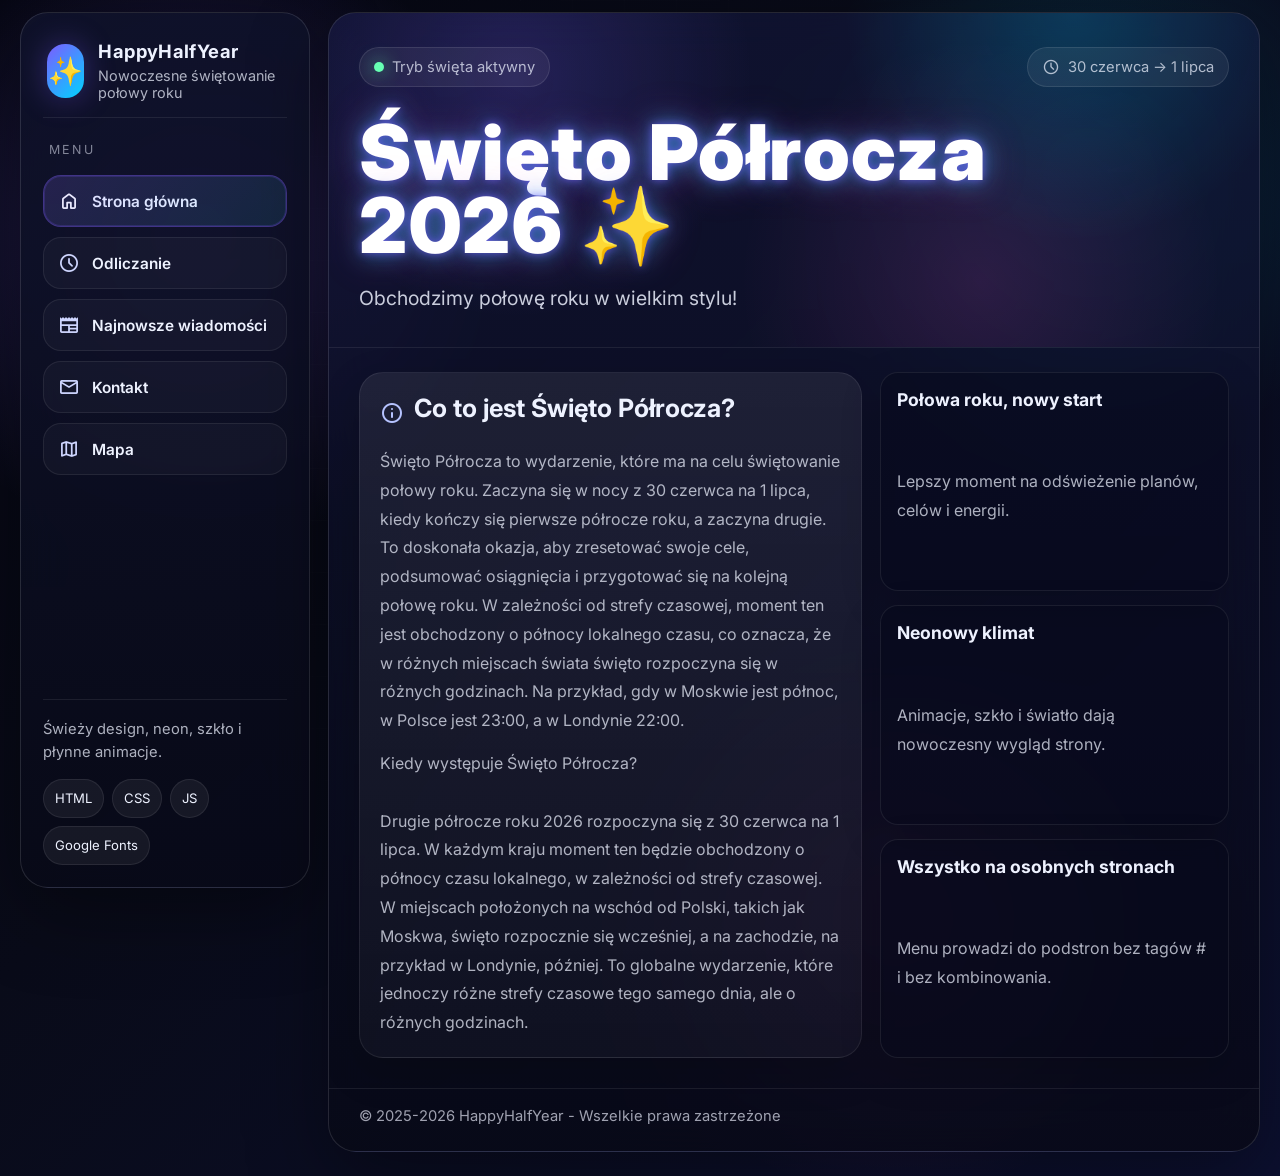
<file: index.html>
<!DOCTYPE html>
<html lang="pl">
<head>
  <meta charset="UTF-8" />
  <meta name="viewport" content="width=device-width, initial-scale=1.0" />
  <title>HappyHalfYear - Strona główna</title>
  <meta name="theme-color" content="#0f1020" />
  <link rel="preconnect" href="https://fonts.googleapis.com" />
  <link rel="preconnect" href="https://fonts.gstatic.com" crossorigin />
  <link href="https://fonts.googleapis.com/css2?family=Inter:wght@400;500;600;700;800;900&family=Material+Symbols+Rounded:FILL@0..1&display=swap" rel="stylesheet" />
  <link rel="stylesheet" href="style.css" />
</head>
<body>
  <div class="app">
    
    <aside class="sidebar">
      <div class="brand">
        <div class="brand-badge">✨</div>
        <div>
          <h1>HappyHalfYear</h1>
          <p>Nowoczesne świętowanie połowy roku</p>
        </div>
      </div>

      <div class="menu-title">Menu</div>
      <nav class="nav" aria-label="Główna nawigacja">
        <a class="tab-btn" href="index.html">
          <span class="material-symbols-rounded">home</span><span class="label">Strona główna</span>
        </a>
        <a class="tab-btn" href="countdown.html">
          <span class="material-symbols-rounded">schedule</span><span class="label">Odliczanie</span>
        </a>
        <a class="tab-btn" href="news.html">
          <span class="material-symbols-rounded">newspaper</span><span class="label">Najnowsze wiadomości</span>
        </a>
        <a class="tab-btn" href="contact.html">
          <span class="material-symbols-rounded">mail</span><span class="label">Kontakt</span>
        </a>
        <a class="tab-btn" href="map.html">
          <span class="material-symbols-rounded">map</span><span class="label">Mapa</span>
        </a>
      </nav>

      <div class="sidebar-footer">
        <div>Świeży design, neon, szkło i płynne animacje.</div>
        <div class="pill-row">
          <span class="pill">HTML</span>
          <span class="pill">CSS</span>
          <span class="pill">JS</span>
          <span class="pill">Google Fonts</span>
        </div>
      </div>
    </aside>
    
    <main class="content">
      <section class="hero">
        <div class="hero-top">
          <div class="status"><span class="status-dot"></span> Tryb święta aktywny</div>
          <div class="status"><span class="material-symbols-rounded" style="font-size:18px;">schedule</span> 30 czerwca → 1 lipca</div>
        </div>
        <div class="hero-main">
          <h1 class="neon-title">Święto Półrocza 2026 <span class="sparkle">✨</span></h1>
          <p class="subtitle">Obchodzimy połowę roku w wielkim stylu!</p>
        </div>
      </section>

      <section class="content-area">
        
<div class="page">
  <div class="grid-2">
    <div class="card">
      <div class="section-title"><span class="material-symbols-rounded">info</span><h2>Co to jest Święto Półrocza?</h2></div>
      <p>
        Święto Półrocza to wydarzenie, które ma na celu świętowanie połowy roku. Zaczyna się w nocy z 30 czerwca na 1 lipca, kiedy kończy się pierwsze półrocze roku, a zaczyna drugie. To doskonała okazja, aby zresetować swoje cele, podsumować osiągnięcia i przygotować się na kolejną połowę roku. W zależności od strefy czasowej, moment ten jest obchodzony o północy lokalnego czasu, co oznacza, że w różnych miejscach świata święto rozpoczyna się w różnych godzinach. Na przykład, gdy w Moskwie jest północ, w Polsce jest 23:00, a w Londynie 22:00.
      </p>
      <div style="height:14px"></div>
      <p>
        Kiedy występuje Święto Półrocza?<br><br>
        Drugie półrocze roku 2026 rozpoczyna się z 30 czerwca na 1 lipca. W każdym kraju moment ten będzie obchodzony o północy czasu lokalnego, w zależności od strefy czasowej. W miejscach położonych na wschód od Polski, takich jak Moskwa, święto rozpocznie się wcześniej, a na zachodzie, na przykład w Londynie, później. To globalne wydarzenie, które jednoczy różne strefy czasowe tego samego dnia, ale o różnych godzinach.
      </p>
    </div>
    <div class="info-box">
      <div class="card mini">
        <strong>Połowa roku, nowy start</strong>
        <p>Lepszy moment na odświeżenie planów, celów i energii.</p>
      </div>
      <div class="card mini">
        <strong>Neonowy klimat</strong>
        <p>Animacje, szkło i światło dają nowoczesny wygląd strony.</p>
      </div>
      <div class="card mini">
        <strong>Wszystko na osobnych stronach</strong>
        <p>Menu prowadzi do podstron bez tagów # i bez kombinowania.</p>
      </div>
    </div>
  </div>
</div>

      </section>

      <div class="footer">© 2025-2026 HappyHalfYear - Wszelkie prawa zastrzeżone</div>
    </main>
  </div>
  <script src="script.js"></script>
</body>
</html>
</file>
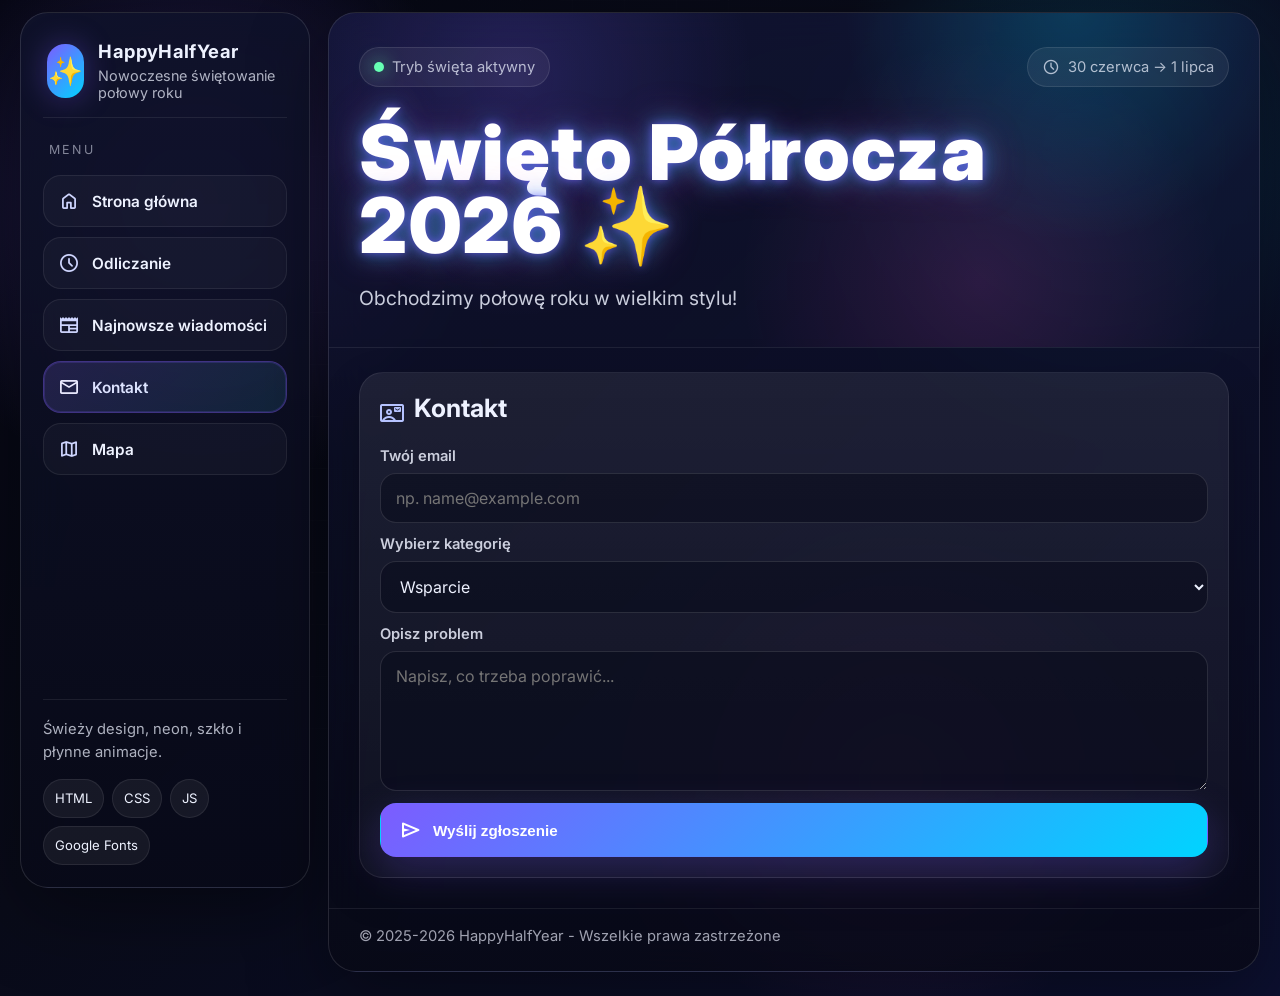
<file: contact.html>
<!DOCTYPE html>
<html lang="pl">
<head>
  <meta charset="UTF-8" />
  <meta name="viewport" content="width=device-width, initial-scale=1.0" />
  <title>HappyHalfYear - Kontakt</title>
  <meta name="theme-color" content="#0f1020" />
  <link rel="preconnect" href="https://fonts.googleapis.com" />
  <link rel="preconnect" href="https://fonts.gstatic.com" crossorigin />
  <link href="https://fonts.googleapis.com/css2?family=Inter:wght@400;500;600;700;800;900&family=Material+Symbols+Rounded:FILL@0..1&display=swap" rel="stylesheet" />
  <link rel="stylesheet" href="style.css" />
</head>
<body>
  <div class="app">
    
    <aside class="sidebar">
      <div class="brand">
        <div class="brand-badge">✨</div>
        <div>
          <h1>HappyHalfYear</h1>
          <p>Nowoczesne świętowanie połowy roku</p>
        </div>
      </div>

      <div class="menu-title">Menu</div>
      <nav class="nav" aria-label="Główna nawigacja">
        <a class="tab-btn" href="index.html">
          <span class="material-symbols-rounded">home</span><span class="label">Strona główna</span>
        </a>
        <a class="tab-btn" href="countdown.html">
          <span class="material-symbols-rounded">schedule</span><span class="label">Odliczanie</span>
        </a>
        <a class="tab-btn" href="news.html">
          <span class="material-symbols-rounded">newspaper</span><span class="label">Najnowsze wiadomości</span>
        </a>
        <a class="tab-btn" href="contact.html">
          <span class="material-symbols-rounded">mail</span><span class="label">Kontakt</span>
        </a>
        <a class="tab-btn" href="map.html">
          <span class="material-symbols-rounded">map</span><span class="label">Mapa</span>
        </a>
      </nav>

      <div class="sidebar-footer">
        <div>Świeży design, neon, szkło i płynne animacje.</div>
        <div class="pill-row">
          <span class="pill">HTML</span>
          <span class="pill">CSS</span>
          <span class="pill">JS</span>
          <span class="pill">Google Fonts</span>
        </div>
      </div>
    </aside>
    
    <main class="content">
      <section class="hero">
        <div class="hero-top">
          <div class="status"><span class="status-dot"></span> Tryb święta aktywny</div>
          <div class="status"><span class="material-symbols-rounded" style="font-size:18px;">schedule</span> 30 czerwca → 1 lipca</div>
        </div>
        <div class="hero-main">
          <h1 class="neon-title">Święto Półrocza 2026 <span class="sparkle">✨</span></h1>
          <p class="subtitle">Obchodzimy połowę roku w wielkim stylu!</p>
        </div>
      </section>

      <section class="content-area">
        
<div class="page">
  <div class="card">
    <div class="section-title"><span class="material-symbols-rounded">contact_mail</span><h2>Kontakt</h2></div>
    <form class="form" id="contactForm">
      <div class="field">
        <label for="email">Twój email</label>
        <input id="email" type="email" placeholder="np. name@example.com" required />
      </div>
      <div class="field">
        <label for="category">Wybierz kategorię</label>
        <select id="category" required>
          <option>Wsparcie</option>
          <option>Brakujący obrazek</option>
          <option>Błędne dane</option>
          <option>Pytanie</option>
        </select>
      </div>
      <div class="field">
        <label for="message">Opisz problem</label>
        <textarea id="message" placeholder="Napisz, co trzeba poprawić..." required></textarea>
      </div>
      <button class="button primary" type="submit"><span class="material-symbols-rounded">send</span> Wyślij zgłoszenie</button>
      <p id="formMsg" class="hidden"></p>
    </form>
  </div>
</div>

      </section>

      <div class="footer">© 2025-2026 HappyHalfYear - Wszelkie prawa zastrzeżone</div>
    </main>
  </div>
  <script src="script.js"></script>
</body>
</html>
</file>
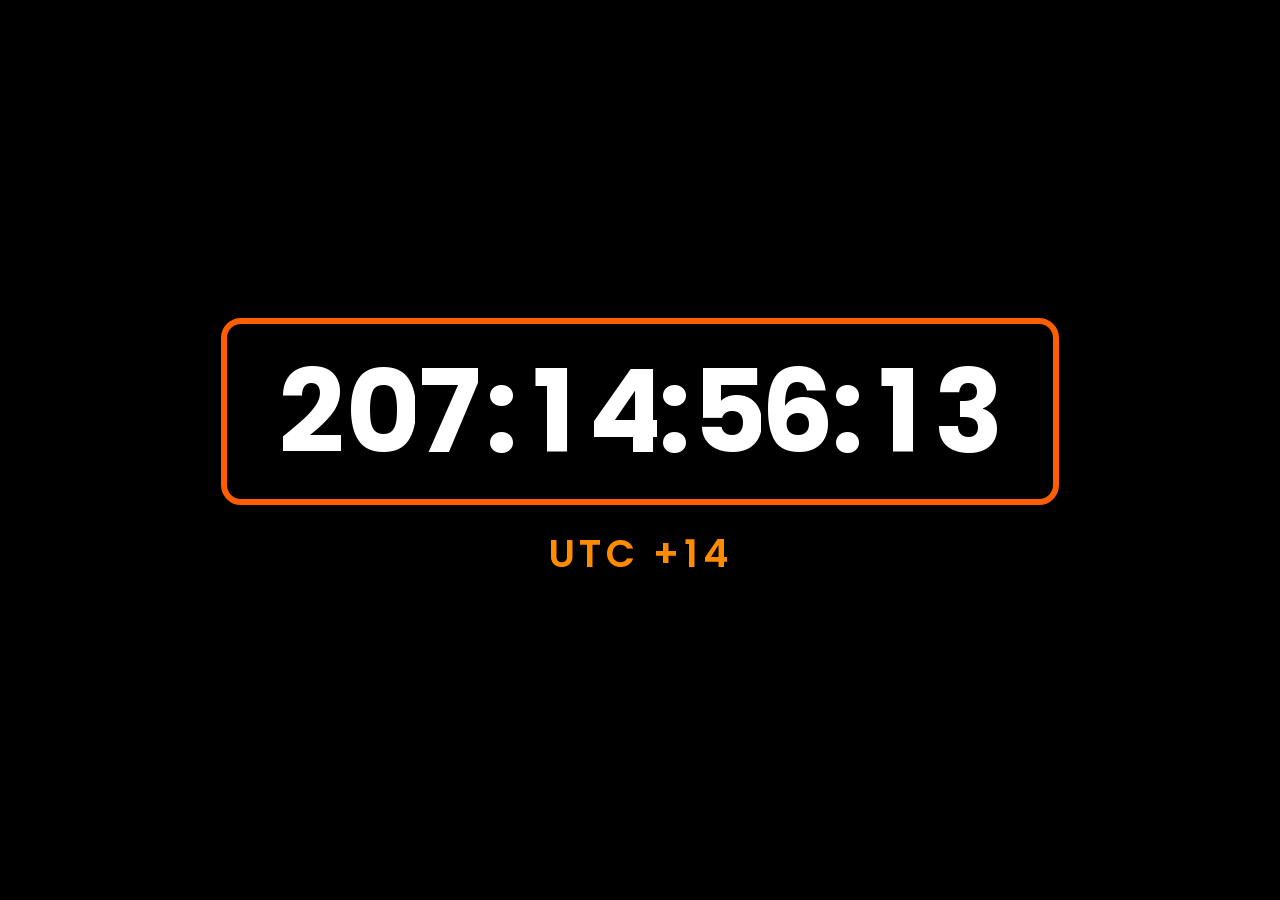
<file: countdown.html>
<!DOCTYPE html>
<html lang="pl">
<head>
<meta charset="UTF-8" />
<meta name="viewport" content="width=device-width, initial-scale=1" />
<title>Countdown z dniami i strefami</title>
<style>
  @import url('https://fonts.googleapis.com/css2?family=Poppins:wght@700&display=swap');

  html, body {
    margin: 0; padding: 0; height: 100%;
    font-family: 'Poppins', sans-serif;
    background: black;
    color: white;
    overflow: hidden;
  }

  body::before {
    content: "";
    position: fixed;
    top: 0; left: 0; right: 0; bottom: 0;
    background: url('https://media.giphy.com/media/Qpf04kVzDnkt39OfQK/giphy.gif') center center / cover no-repeat;
    z-index: -1;
    opacity: 0.3;
  }

  .container {
    height: 100vh;
    display: flex;
    justify-content: center;
    align-items: center;
    flex-direction: column;
  }

  @keyframes glowColors {
    0%   { border-color: #FF5E00; text-shadow: 0 0 20px #FF8C00, 0 0 35px #FFA500; color: #FF8C00;}
    33%  { border-color: #00BFFF; text-shadow: 0 0 20px #1E90FF, 0 0 35px #00BFFF; color: #1E90FF;}
    66%  { border-color: #FF1493; text-shadow: 0 0 20px #FF69B4, 0 0 35px #FF1493; color: #FF69B4;}
    100% { border-color: #FF5E00; text-shadow: 0 0 20px #FF8C00, 0 0 35px #FFA500; color: #FF8C00;}
  }

  #countdown {
    font-size: 9vw;
    font-weight: 700;
    padding: 30px 50px;
    border: 6px solid #FF5E00;
    border-radius: 20px;
    background: rgba(0,0,0,0.45);
    min-width: 460px;
    user-select: none;
    animation: glowColors 6s linear infinite;
    display: flex;
    align-items: center;
    justify-content: center;
  }

  #label {
    margin-top: 20px;
    font-size: 3vw;
    color: #FF8C00;
    font-weight: 600;
    text-align: center;
    letter-spacing: 0.12em;
    user-select: none;
    animation: glowColors 6s linear infinite;
  }

  #message {
    margin-top: 20px;
    font-size: 4vw;
    color: #00FF00;
    font-weight: 700;
    text-align: center;
    display: none;
  }

  .digit-wrapper {
    display: inline-block;
    overflow: hidden;
    height: 1em;
    vertical-align: bottom;
    position: relative;
    width: 0.6em;
    line-height: 1em;
  }

  .digit-inner {
    position: absolute;
    top: 0;
    left: 0;
    right: 0;
    transition: top 0.5s ease-out;
  }

  .separator {
    display: inline-block;
    width: 0.3em;
    text-align: center;
    line-height: 1em;
    vertical-align: bottom;
    user-select: none;
  }

  .space {
    width: 0em;
    display: inline-block;
  }

  @media (max-width: 600px) {
    #countdown {
      font-size: 14vw;
      padding: 20px 30px;
      min-width: 320px;
    }
    #label {
      font-size: 5vw;
    }
    #message {
      font-size: 7vw;
    }
  }
</style>
</head>
<body>
  <div class="container">
    <div id="countdown"></div>
    <div id="label">UTC +14</div>
    <div id="message">Happy Half Year 2027!</div>
  </div>

<script>
  // Lista stref i ich offset¨®w w godzinach
  const timezones = [
    { label: "UTC +14", offset: 14 }
    // mo0—4esz doda0Œ4 kolejne strefy je0”2li chcesz
  ];

  let currentZoneIndex = 0;

  // Funkcja do ustawienia targetu i offsetu dla aktualnej strefy
  function setTargetForZone(index) {
    const tz = timezones[index];
    // 1 lipca 2025, 00:00 UTC (miesi0Œ2c = 6, bo zero-index w JS)
    const targetUTC = Date.UTC(2027, 6, 1, 0, 0, 0);
    const offsetMs = tz.offset * 60 * 60 * 1000;
    return targetUTC - offsetMs;
  }

  let targetTime = setTargetForZone(currentZoneIndex);

  const countdownElem = document.getElementById('countdown');
  const labelElem = document.getElementById('label');
  const messageElem = document.getElementById('message');

  // Tworzenie element¨®w cyfr i separator¨®w
  function createDigitSpans() {
    countdownElem.innerHTML = '';
    const space = document.createElement('span');
    space.className = 'space';
    countdownElem.appendChild(space);
    
    for(let i=0; i<3; i++) createDigitWrapper(); // dni 2 cyfry
    createSeparator();
    for(let i=0; i<2; i++) createDigitWrapper(); // godziny 2 cyfry
    createSeparator();
    for(let i=0; i<2; i++) createDigitWrapper(); // minuty 2 cyfry
    createSeparator();
    for(let i=0; i<2; i++) createDigitWrapper(); // sekundy 2 cyfry
  }

  function createDigitWrapper() {
    const wrapper = document.createElement('span');
    wrapper.classList.add('digit-wrapper');
    const inner = document.createElement('div');
    inner.classList.add('digit-inner');
    for(let d=0; d<=12; d++) {
      const digitDiv = document.createElement('div');
      digitDiv.textContent = d;
      digitDiv.style.height = '1em';
      digitDiv.style.lineHeight = '1em';
      digitDiv.style.textAlign = 'center';
      inner.appendChild(digitDiv);
    }
    wrapper.appendChild(inner);
    countdownElem.appendChild(wrapper);
  }

  function createSeparator() {
    const sep = document.createElement('span');
    sep.className = 'separator';
    sep.textContent = ':';
    countdownElem.appendChild(sep);
  }

  createDigitSpans();

  function pad(n, length = 2) {
    return n.toString().padStart(length, '0');
  }

  // D0—2wi0Ž1ki
  const tickSound = new Audio('https://actions.google.com/sounds/v1/alarms/clock_tick.ogg');
  const fireworksSound = new Audio('https://actions.google.com/sounds/v1/fireworks/fireworks_crack.ogg');

  let ticking = false;
  let ended = false;

  function updateCountdown() {
    const now = Date.now();
    let diff = targetTime - now;
    if(diff < 0) diff = 0;

const totalSeconds = Math.floor(diff / 1000);

const days = Math.floor(totalSeconds / 86400);
let remainder = totalSeconds % 86400;

const hours = Math.floor(remainder / 3600);
remainder %= 3600;

const minutes = Math.floor(remainder / 60);
const seconds = remainder % 60;

    // Ukrywanie dni/godzin/minut je0”2li zero (prosty spos¨®b)
    // Mo0—4esz rozszerzy0Œ4 na bardziej zaawansowane ukrywanie, je0”2li chcesz
    // Podobnie mo0—4na zrobi0Œ4 z godzinami i minutami je0”2li chcesz, ale tutaj zostawiam je zawsze widoczne

    
    const daysStr = pad(days);
    const hoursStr = pad(hours);
    const minutesStr = pad(minutes);
    const secondsStr = pad(seconds);

    const fullStr = daysStr + hoursStr + minutesStr + secondsStr;
    
    const wrappers = countdownElem.querySelectorAll('.digit-wrapper');
    for(let i=0; i < wrappers.length; i++) {
      const digit = Number(fullStr[i]);
      const inner = wrappers[i].querySelector('.digit-inner');
      inner.style.top = `-${digit}em`;
    }

    // Obs0’0uga d0—2wi0Ž1ku tykania na ostatnie 10 sekund
    if(totalSeconds <= 10 && totalSeconds > 0) {
      if(!ticking) {
        tickSound.loop = true;
        tickSound.play();
        ticking = true;
      }
    } else {
      if(ticking) {
        tickSound.pause();
        tickSound.currentTime = 0;
        ticking = false;
      }
    }

    // Po wyzerowaniu
    if(totalSeconds === 0 && !ended) {
      ended = true;

      tickSound.pause();
      tickSound.currentTime = 0;

      // Poka0—4 wiadomo0”20Œ4
      messageElem.style.display = 'block';

      // Zagraj d0—2wi0Ž1k fajerwerk¨®w
      fireworksSound.play();

      // Po 10 sekundach przejd0—2 do nast0Ž1pnej strefy i zresetuj odliczanie
      setTimeout(() => {
        messageElem.style.display = 'none';

        // resetuj czas startu, 0—4eby liczy0Œ4 do kolejnego targetu i tak dalej
        currentZoneIndex++;
        if(currentZoneIndex >= timezones.length) currentZoneIndex = 0; // zap0Ž1tlenie

        labelElem.textContent = timezones[currentZoneIndex].label;
        targetTime = setTargetForZone(currentZoneIndex);
        ended = false;
      }, 10000);
    }
  }

  updateCountdown();
  setInterval(updateCountdown, 1000);
</script>
</body>
</html>
</file>
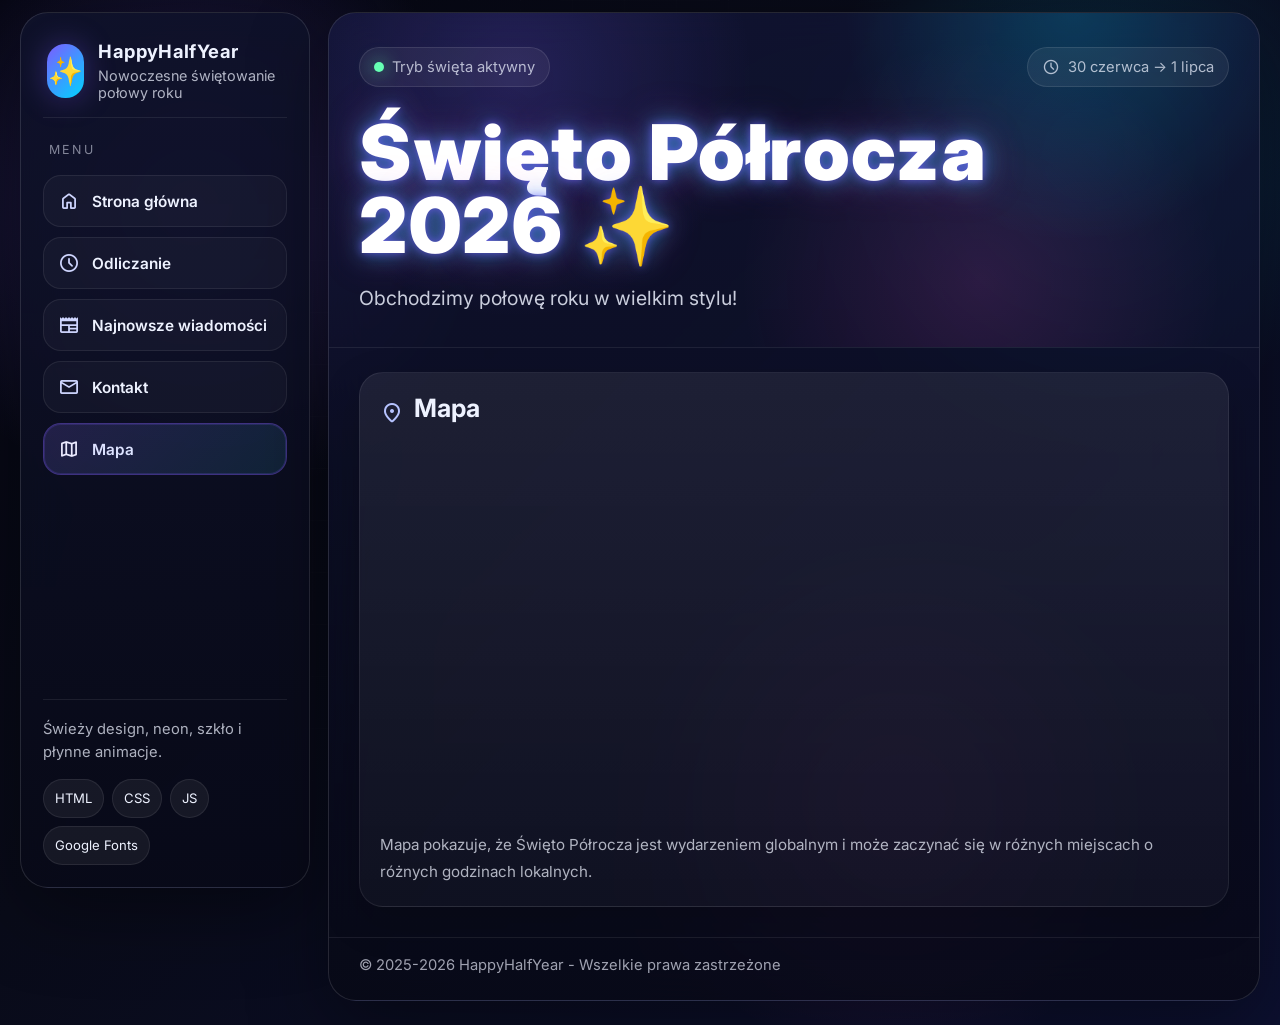
<file: map.html>
<!DOCTYPE html>
<html lang="pl">
<head>
  <meta charset="UTF-8" />
  <meta name="viewport" content="width=device-width, initial-scale=1.0" />
  <title>HappyHalfYear - Mapa</title>
  <meta name="theme-color" content="#0f1020" />
  <link rel="preconnect" href="https://fonts.googleapis.com" />
  <link rel="preconnect" href="https://fonts.gstatic.com" crossorigin />
  <link href="https://fonts.googleapis.com/css2?family=Inter:wght@400;500;600;700;800;900&family=Material+Symbols+Rounded:FILL@0..1&display=swap" rel="stylesheet" />
  <link rel="stylesheet" href="style.css" />
</head>
<body>
  <div class="app">
    
    <aside class="sidebar">
      <div class="brand">
        <div class="brand-badge">✨</div>
        <div>
          <h1>HappyHalfYear</h1>
          <p>Nowoczesne świętowanie połowy roku</p>
        </div>
      </div>

      <div class="menu-title">Menu</div>
      <nav class="nav" aria-label="Główna nawigacja">
        <a class="tab-btn" href="index.html">
          <span class="material-symbols-rounded">home</span><span class="label">Strona główna</span>
        </a>
        <a class="tab-btn" href="countdown.html">
          <span class="material-symbols-rounded">schedule</span><span class="label">Odliczanie</span>
        </a>
        <a class="tab-btn" href="news.html">
          <span class="material-symbols-rounded">newspaper</span><span class="label">Najnowsze wiadomości</span>
        </a>
        <a class="tab-btn" href="contact.html">
          <span class="material-symbols-rounded">mail</span><span class="label">Kontakt</span>
        </a>
        <a class="tab-btn" href="map.html">
          <span class="material-symbols-rounded">map</span><span class="label">Mapa</span>
        </a>
      </nav>

      <div class="sidebar-footer">
        <div>Świeży design, neon, szkło i płynne animacje.</div>
        <div class="pill-row">
          <span class="pill">HTML</span>
          <span class="pill">CSS</span>
          <span class="pill">JS</span>
          <span class="pill">Google Fonts</span>
        </div>
      </div>
    </aside>
    
    <main class="content">
      <section class="hero">
        <div class="hero-top">
          <div class="status"><span class="status-dot"></span> Tryb święta aktywny</div>
          <div class="status"><span class="material-symbols-rounded" style="font-size:18px;">schedule</span> 30 czerwca → 1 lipca</div>
        </div>
        <div class="hero-main">
          <h1 class="neon-title">Święto Półrocza 2026 <span class="sparkle">✨</span></h1>
          <p class="subtitle">Obchodzimy połowę roku w wielkim stylu!</p>
        </div>
      </section>

      <section class="content-area">
        
<div class="page">
  <div class="card">
    <div class="section-title"><span class="material-symbols-rounded">location_on</span><h2>Mapa</h2></div>
    <iframe
      class="map-frame"
      title="Mapa świata"
      src="https://www.openstreetmap.org/export/embed.html?bbox=-180%2C-60%2C180%2C80&layer=mapnik"
      loading="lazy">
    </iframe>
    <p class="map-note">Mapa pokazuje, że Święto Półrocza jest wydarzeniem globalnym i może zaczynać się w różnych miejscach o różnych godzinach lokalnych.</p>
  </div>
</div>

      </section>

      <div class="footer">© 2025-2026 HappyHalfYear - Wszelkie prawa zastrzeżone</div>
    </main>
  </div>
  <script src="script.js"></script>
</body>
</html>
</file>
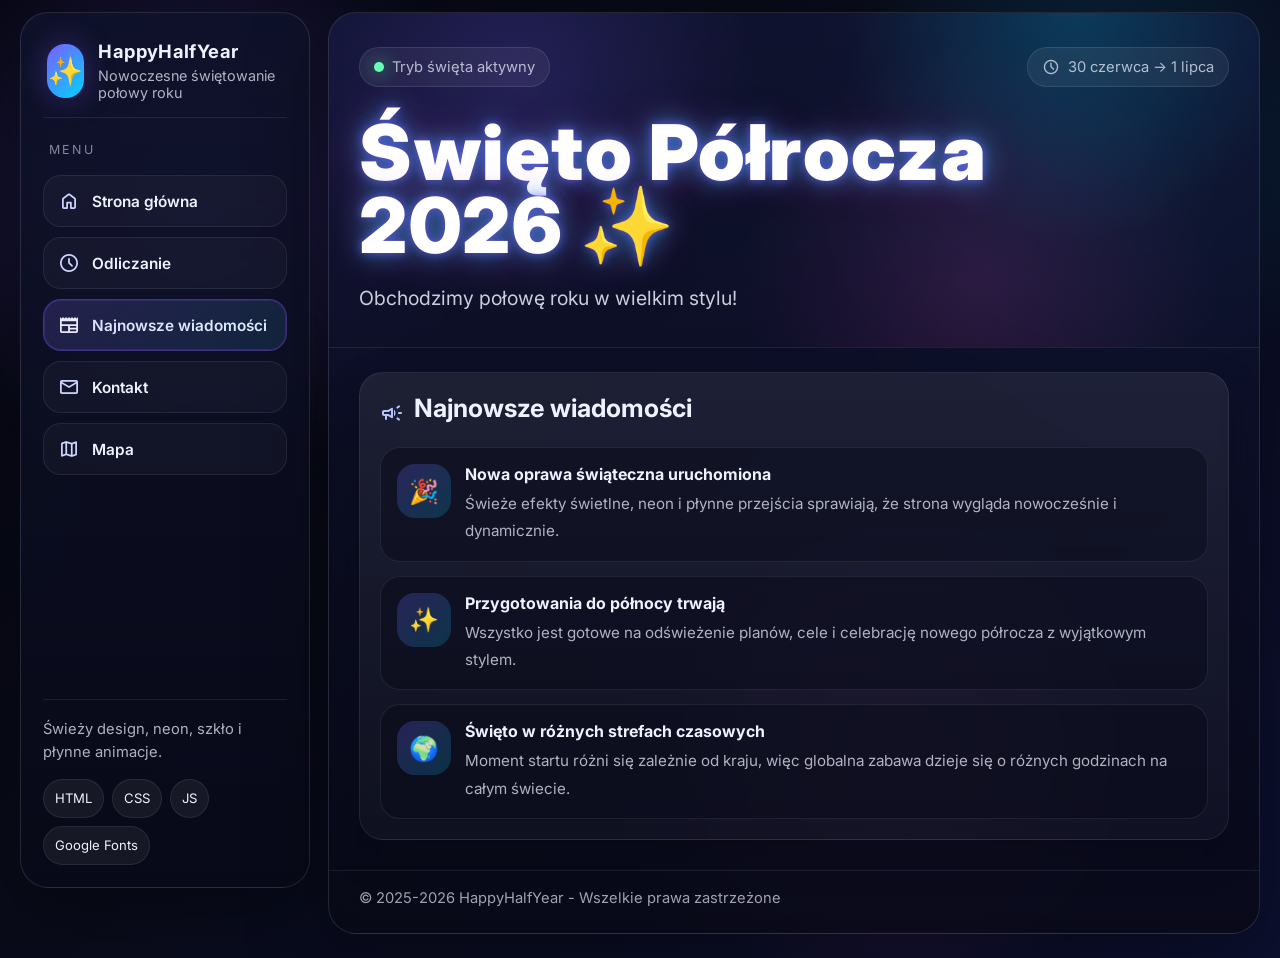
<file: news.html>
<!DOCTYPE html>
<html lang="pl">
<head>
  <meta charset="UTF-8" />
  <meta name="viewport" content="width=device-width, initial-scale=1.0" />
  <title>HappyHalfYear - Najnowsze wiadomości</title>
  <meta name="theme-color" content="#0f1020" />
  <link rel="preconnect" href="https://fonts.googleapis.com" />
  <link rel="preconnect" href="https://fonts.gstatic.com" crossorigin />
  <link href="https://fonts.googleapis.com/css2?family=Inter:wght@400;500;600;700;800;900&family=Material+Symbols+Rounded:FILL@0..1&display=swap" rel="stylesheet" />
  <link rel="stylesheet" href="style.css" />
</head>
<body>
  <div class="app">
    
    <aside class="sidebar">
      <div class="brand">
        <div class="brand-badge">✨</div>
        <div>
          <h1>HappyHalfYear</h1>
          <p>Nowoczesne świętowanie połowy roku</p>
        </div>
      </div>

      <div class="menu-title">Menu</div>
      <nav class="nav" aria-label="Główna nawigacja">
        <a class="tab-btn" href="index.html">
          <span class="material-symbols-rounded">home</span><span class="label">Strona główna</span>
        </a>
        <a class="tab-btn" href="countdown.html">
          <span class="material-symbols-rounded">schedule</span><span class="label">Odliczanie</span>
        </a>
        <a class="tab-btn" href="news.html">
          <span class="material-symbols-rounded">newspaper</span><span class="label">Najnowsze wiadomości</span>
        </a>
        <a class="tab-btn" href="contact.html">
          <span class="material-symbols-rounded">mail</span><span class="label">Kontakt</span>
        </a>
        <a class="tab-btn" href="map.html">
          <span class="material-symbols-rounded">map</span><span class="label">Mapa</span>
        </a>
      </nav>

      <div class="sidebar-footer">
        <div>Świeży design, neon, szkło i płynne animacje.</div>
        <div class="pill-row">
          <span class="pill">HTML</span>
          <span class="pill">CSS</span>
          <span class="pill">JS</span>
          <span class="pill">Google Fonts</span>
        </div>
      </div>
    </aside>
    
    <main class="content">
      <section class="hero">
        <div class="hero-top">
          <div class="status"><span class="status-dot"></span> Tryb święta aktywny</div>
          <div class="status"><span class="material-symbols-rounded" style="font-size:18px;">schedule</span> 30 czerwca → 1 lipca</div>
        </div>
        <div class="hero-main">
          <h1 class="neon-title">Święto Półrocza 2026 <span class="sparkle">✨</span></h1>
          <p class="subtitle">Obchodzimy połowę roku w wielkim stylu!</p>
        </div>
      </section>

      <section class="content-area">
        
<div class="page">
  <div class="card">
    <div class="section-title"><span class="material-symbols-rounded">campaign</span><h2>Najnowsze wiadomości</h2></div>
    <div class="news-list">
      <article class="news-item">
        <div class="news-icon">🎉</div>
        <div>
          <h4>Nowa oprawa świąteczna uruchomiona</h4>
          <p>Świeże efekty świetlne, neon i płynne przejścia sprawiają, że strona wygląda nowocześnie i dynamicznie.</p>
        </div>
      </article>
      <article class="news-item">
        <div class="news-icon">✨</div>
        <div>
          <h4>Przygotowania do północy trwają</h4>
          <p>Wszystko jest gotowe na odświeżenie planów, cele i celebrację nowego półrocza z wyjątkowym stylem.</p>
        </div>
      </article>
      <article class="news-item">
        <div class="news-icon">🌍</div>
        <div>
          <h4>Święto w różnych strefach czasowych</h4>
          <p>Moment startu różni się zależnie od kraju, więc globalna zabawa dzieje się o różnych godzinach na całym świecie.</p>
        </div>
      </article>
    </div>
  </div>
</div>

      </section>

      <div class="footer">© 2025-2026 HappyHalfYear - Wszelkie prawa zastrzeżone</div>
    </main>
  </div>
  <script src="script.js"></script>
</body>
</html>
</file>
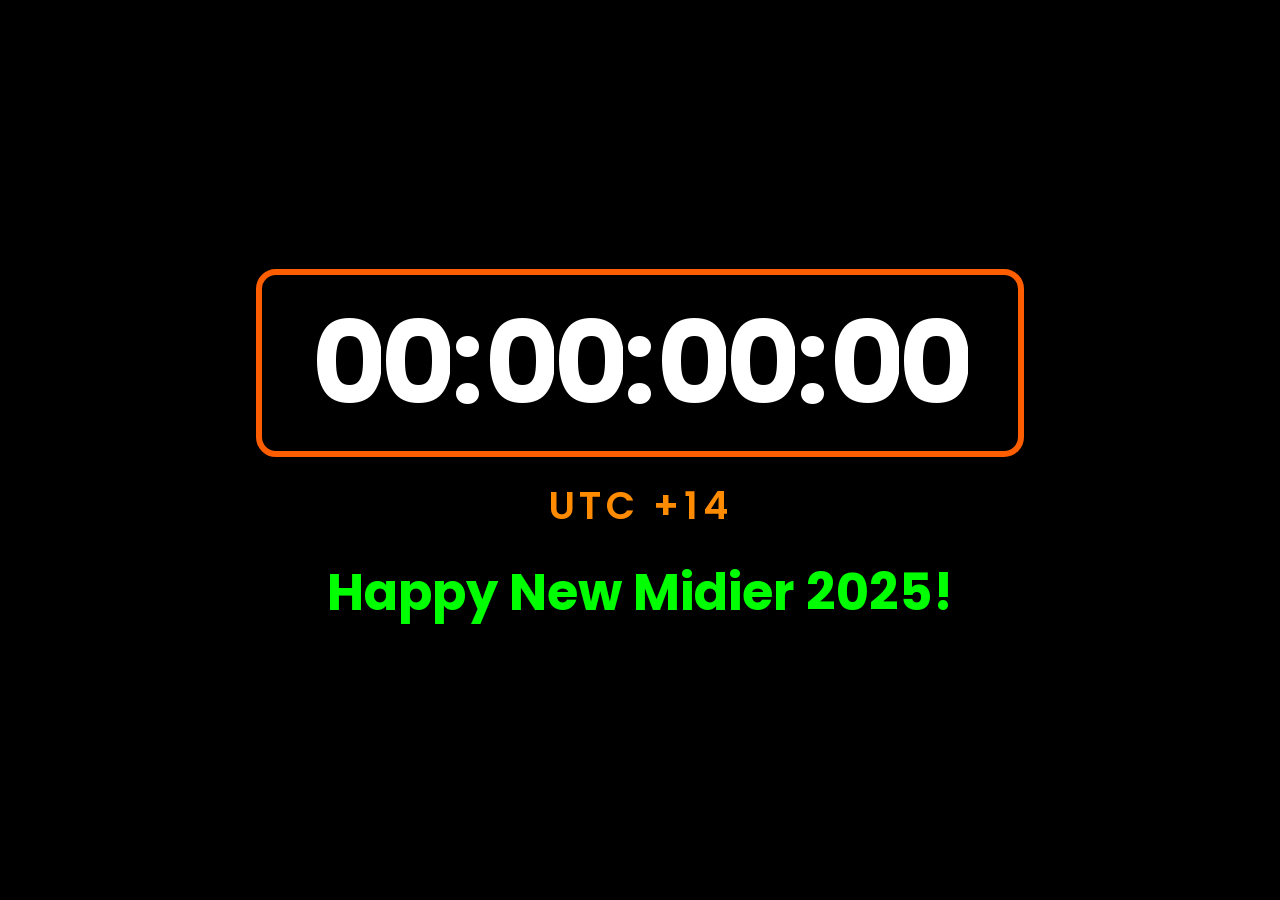
<file: odliczanie.html>
<!DOCTYPE html>
<html lang="pl">
<head>
<meta charset="UTF-8" />
<meta name="viewport" content="width=device-width, initial-scale=1" />
<title>Countdown z dniami i strefami</title>
<style>
  @import url('https://fonts.googleapis.com/css2?family=Poppins:wght@700&display=swap');

  html, body {
    margin: 0; padding: 0; height: 100%;
    font-family: 'Poppins', sans-serif;
    background: black;
    color: white;
    overflow: hidden;
  }

  body::before {
    content: "";
    position: fixed;
    top: 0; left: 0; right: 0; bottom: 0;
    background: url('https://media.giphy.com/media/Qpf04kVzDnkt39OfQK/giphy.gif') center center / cover no-repeat;
    z-index: -1;
    opacity: 0.3;
  }

  .container {
    height: 100vh;
    display: flex;
    justify-content: center;
    align-items: center;
    flex-direction: column;
  }

  @keyframes glowColors {
    0%   { border-color: #FF5E00; text-shadow: 0 0 20px #FF8C00, 0 0 35px #FFA500; color: #FF8C00;}
    33%  { border-color: #00BFFF; text-shadow: 0 0 20px #1E90FF, 0 0 35px #00BFFF; color: #1E90FF;}
    66%  { border-color: #FF1493; text-shadow: 0 0 20px #FF69B4, 0 0 35px #FF1493; color: #FF69B4;}
    100% { border-color: #FF5E00; text-shadow: 0 0 20px #FF8C00, 0 0 35px #FFA500; color: #FF8C00;}
  }

  #countdown {
    font-size: 9vw;
    font-weight: 700;
    padding: 30px 50px;
    border: 6px solid #FF5E00;
    border-radius: 20px;
    background: rgba(0,0,0,0.45);
    min-width: 460px;
    user-select: none;
    animation: glowColors 6s linear infinite;
    display: flex;
    align-items: center;
    justify-content: center;
  }

  #label {
    margin-top: 20px;
    font-size: 3vw;
    color: #FF8C00;
    font-weight: 600;
    text-align: center;
    letter-spacing: 0.12em;
    user-select: none;
    animation: glowColors 6s linear infinite;
  }

  #message {
    margin-top: 20px;
    font-size: 4vw;
    color: #00FF00;
    font-weight: 700;
    text-align: center;
    display: none;
  }

  .digit-wrapper {
    display: inline-block;
    overflow: hidden;
    height: 1em;
    vertical-align: bottom;
    position: relative;
    width: 0.6em;
    line-height: 1em;
  }

  .digit-inner {
    position: absolute;
    top: 0;
    left: 0;
    right: 0;
    transition: top 0.5s ease-out;
  }

  .separator {
    display: inline-block;
    width: 0.3em;
    text-align: center;
    line-height: 1em;
    vertical-align: bottom;
    user-select: none;
  }

  .space {
    width: 0em;
    display: inline-block;
  }

  @media (max-width: 600px) {
    #countdown {
      font-size: 14vw;
      padding: 20px 30px;
      min-width: 320px;
    }
    #label {
      font-size: 5vw;
    }
    #message {
      font-size: 7vw;
    }
  }
</style>
</head>
<body>
  <div class="container">
    <div id="countdown"></div>
    <div id="label">UTC +14</div>
    <div id="message">Happy New Midier 2025!</div>
  </div>

<script>
  // Lista stref i ich offset¨®w w godzinach
  const timezones = [
    { label: "UTC +14", offset: 14 },
    { label: "UTC +13", offset: 13 },
    { label: "UTC +12:45", offset: 12.75 }
    // mo0—4esz doda0Œ4 kolejne strefy je0”2li chcesz
  ];

  let currentZoneIndex = 0;

  // Funkcja do ustawienia targetu i offsetu dla aktualnej strefy
  function setTargetForZone(index) {
    const tz = timezones[index];
    // 1 lipca 2025, 00:00 UTC (miesi0Œ2c = 6, bo zero-index w JS)
    const targetUTC = Date.UTC(2026, 6, 1, 0, 0, 0);
    const offsetMs = tz.offset * 60 * 60 * 1000;
    return targetUTC - offsetMs;
  }

  let targetTime = setTargetForZone(currentZoneIndex);

  const countdownElem = document.getElementById('countdown');
  const labelElem = document.getElementById('label');
  const messageElem = document.getElementById('message');

  // Tworzenie element¨®w cyfr i separator¨®w
  function createDigitSpans() {
    countdownElem.innerHTML = '';
    const space = document.createElement('span');
    space.className = 'space';
    countdownElem.appendChild(space);
    for(let i=0; i<2; i++) createDigitWrapper(); // dni 2 cyfry
    createSeparator();
    for(let i=0; i<2; i++) createDigitWrapper(); // godziny 2 cyfry
    createSeparator();
    for(let i=0; i<2; i++) createDigitWrapper(); // minuty 2 cyfry
    createSeparator();
    for(let i=0; i<2; i++) createDigitWrapper(); // sekundy 2 cyfry
  }

  function createDigitWrapper() {
    const wrapper = document.createElement('span');
    wrapper.classList.add('digit-wrapper');
    const inner = document.createElement('div');
    inner.classList.add('digit-inner');
    for(let d=0; d<=12; d++) {
      const digitDiv = document.createElement('div');
      digitDiv.textContent = d;
      digitDiv.style.height = '1em';
      digitDiv.style.lineHeight = '1em';
      digitDiv.style.textAlign = 'center';
      inner.appendChild(digitDiv);
    }
    wrapper.appendChild(inner);
    countdownElem.appendChild(wrapper);
  }

  function createSeparator() {
    const sep = document.createElement('span');
    sep.className = 'separator';
    sep.textContent = ':';
    countdownElem.appendChild(sep);
  }

  createDigitSpans();

  function pad(n, length = 2) {
    return n.toString().padStart(length, '0');
  }

  // D0—2wi0Ž1ki
  const tickSound = new Audio('https://actions.google.com/sounds/v1/alarms/clock_tick.ogg');
  const fireworksSound = new Audio('https://actions.google.com/sounds/v1/fireworks/fireworks_crack.ogg');

  let ticking = false;
  let ended = false;

  function updateCountdown() {
    const now = Date.now();
    let diff = targetTime - now;
    if(diff < 0) diff = 0;

const totalSeconds = Math.floor(diff / 1000);

const days = Math.floor(totalSeconds / 86400);
let remainder = totalSeconds % 86400;

const hours = Math.floor(remainder / 3600);
remainder %= 3600;

const minutes = Math.floor(remainder / 60);
const seconds = remainder % 60;

    // Ukrywanie dni/godzin/minut je0”2li zero (prosty spos¨®b)
    // Mo0—4esz rozszerzy0Œ4 na bardziej zaawansowane ukrywanie, je0”2li chcesz
    // Podobnie mo0—4na zrobi0Œ4 z godzinami i minutami je0”2li chcesz, ale tutaj zostawiam je zawsze widoczne

    const daysStr = pad(days);
    const hoursStr = pad(hours);
    const minutesStr = pad(minutes);
    const secondsStr = pad(seconds);

    const fullStr = daysStr + hoursStr + minutesStr + secondsStr;

    const wrappers = countdownElem.querySelectorAll('.digit-wrapper');
    for(let i=0; i < wrappers.length; i++) {
      const digit = Number(fullStr[i]);
      const inner = wrappers[i].querySelector('.digit-inner');
      inner.style.top = `-${digit}em`;
    }

    // Obs0’0uga d0—2wi0Ž1ku tykania na ostatnie 10 sekund
    if(totalSeconds <= 10 && totalSeconds > 0) {
      if(!ticking) {
        tickSound.loop = true;
        tickSound.play();
        ticking = true;
      }
    } else {
      if(ticking) {
        tickSound.pause();
        tickSound.currentTime = 0;
        ticking = false;
      }
    }

    // Po wyzerowaniu
    if(totalSeconds === 0 && !ended) {
      ended = true;

      tickSound.pause();
      tickSound.currentTime = 0;

      // Poka0—4 wiadomo0”20Œ4
      messageElem.style.display = 'block';

      // Zagraj d0—2wi0Ž1k fajerwerk¨®w
      fireworksSound.play();

      // Po 10 sekundach przejd0—2 do nast0Ž1pnej strefy i zresetuj odliczanie
      setTimeout(() => {
        messageElem.style.display = 'none';

        // resetuj czas startu, 0—4eby liczy0Œ4 do kolejnego targetu i tak dalej
        currentZoneIndex++;
        if(currentZoneIndex >= timezones.length) currentZoneIndex = 0; // zap0Ž1tlenie

        labelElem.textContent = timezones[currentZoneIndex].label;
        targetTime = setTargetForZone(currentZoneIndex);
        ended = false;
      }, 10000);
    }
  }

  updateCountdown();
  setInterval(updateCountdown, 1000);
</script>
</body>
</html>
</file>
<file: style.css>
:root {
  --bg: #070814;
  --bg-2: #0e1230;
  --card: rgba(15, 18, 42, 0.68);
  --card-strong: rgba(18, 22, 56, 0.9);
  --line: rgba(255, 255, 255, 0.12);
  --text: #eef2ff;
  --muted: rgba(238, 242, 255, 0.72);
  --accent: #7c5cff;
  --accent-2: #00d4ff;
  --accent-3: #ff4fd8;
  --good: #66ffb3;
  --shadow: 0 24px 80px rgba(0, 0, 0, 0.38);
  --radius: 28px;
}

* { box-sizing: border-box; }
html { scroll-behavior: smooth; }
body {
  margin: 0;
  font-family: Inter, system-ui, -apple-system, Segoe UI, Roboto, sans-serif;
  color: var(--text);
  min-height: 100vh;
  background:
    radial-gradient(circle at 15% 20%, rgba(124, 92, 255, 0.28), transparent 22%),
    radial-gradient(circle at 85% 15%, rgba(0, 212, 255, 0.18), transparent 20%),
    radial-gradient(circle at 70% 78%, rgba(255, 79, 216, 0.16), transparent 22%),
    linear-gradient(135deg, #050611, #090b19 40%, #0c1030 100%);
  overflow-x: hidden;
}
body::before {
  content: "";
  position: fixed;
  inset: 0;
  background-image:
    linear-gradient(rgba(255,255,255,0.045) 1px, transparent 1px),
    linear-gradient(90deg, rgba(255,255,255,0.045) 1px, transparent 1px);
  background-size: 52px 52px;
  mask-image: radial-gradient(circle at center, black 20%, transparent 85%);
  pointer-events: none;
  opacity: 0.45;
}
.app {
  width: min(1240px, calc(100% - 24px));
  margin: 12px auto 24px;
  display: grid;
  grid-template-columns: 290px 1fr;
  gap: 18px;
  min-height: calc(100vh - 36px);
  position: relative;
  z-index: 1;
}
.sidebar, .content {
  backdrop-filter: blur(22px);
  -webkit-backdrop-filter: blur(22px);
  border: 1px solid var(--line);
  box-shadow: var(--shadow);
  border-radius: var(--radius);
  overflow: hidden;
}
.sidebar {
  background: linear-gradient(180deg, rgba(15, 18, 42, 0.9), rgba(8, 10, 24, 0.84));
  padding: 22px;
  display: flex;
  flex-direction: column;
  gap: 18px;
  position: sticky;
  top: 12px;
  height: calc(100vh - 24px);
}
.brand {
  display: flex;
  align-items: center;
  gap: 14px;
  padding: 6px 4px 16px;
  border-bottom: 1px solid rgba(255,255,255,0.08);
}
.brand-badge {
  width: 54px;
  height: 54px;
  border-radius: 18px;
  display: grid;
  place-items: center;
  background: linear-gradient(135deg, var(--accent), var(--accent-2));
  box-shadow: 0 0 30px rgba(124, 92, 255, 0.35);
  font-size: 28px;
  animation: floaty 4.5s ease-in-out infinite;
}
.brand h1 { margin: 0; font-size: 1.15rem; line-height: 1.1; letter-spacing: 0.02em; }
.brand p { margin: 6px 0 0; font-size: 0.9rem; color: var(--muted); }
.menu-title {
  font-size: 0.78rem;
  letter-spacing: 0.18em;
  text-transform: uppercase;
  color: rgba(238, 242, 255, 0.52);
  margin: 6px 6px 0;
}
.nav {
  display: grid;
  gap: 10px;
}
.tab-btn {
  appearance: none;
  text-decoration: none;
  display: flex;
  align-items: center;
  gap: 12px;
  border: 1px solid rgba(255,255,255,0.08);
  background: rgba(255,255,255,0.03);
  color: var(--text);
  border-radius: 18px;
  padding: 14px 14px;
  cursor: pointer;
  font: inherit;
  text-align: left;
  transition: 0.25s ease;
  position: relative;
  overflow: hidden;
}
.tab-btn .material-symbols-rounded {
  font-size: 22px;
  color: #cfd6ff;
  transition: 0.25s ease;
}
.tab-btn span.label { font-weight: 600; font-size: 0.96rem; }
.tab-btn::after {
  content: "";
  position: absolute;
  inset: 0;
  background: linear-gradient(135deg, rgba(124, 92, 255, 0.15), rgba(0, 212, 255, 0.08));
  opacity: 0;
  transition: 0.25s ease;
}
.tab-btn:hover {
  transform: translateY(-1px);
  border-color: rgba(255,255,255,0.16);
  background: rgba(255,255,255,0.06);
}
.tab-btn:hover::after, .tab-btn.active::after { opacity: 1; }
.tab-btn.active {
  border-color: rgba(124, 92, 255, 0.42);
  box-shadow: inset 0 0 0 1px rgba(124, 92, 255, 0.18);
}
.tab-btn.active .material-symbols-rounded { color: white; }
.sidebar-footer {
  margin-top: auto;
  padding-top: 18px;
  border-top: 1px solid rgba(255,255,255,0.08);
  color: var(--muted);
  font-size: 0.92rem;
  line-height: 1.6;
}
.pill-row {
  display: flex;
  flex-wrap: wrap;
  gap: 8px;
  margin-top: 14px;
}
.pill {
  padding: 8px 11px;
  border-radius: 999px;
  background: rgba(255,255,255,0.06);
  border: 1px solid rgba(255,255,255,0.08);
  font-size: 0.82rem;
  color: var(--text);
}
.content {
  background: linear-gradient(180deg, rgba(18, 22, 56, 0.72), rgba(8, 9, 22, 0.82));
  position: relative;
}
.hero {
  padding: 34px 30px 20px;
  border-bottom: 1px solid rgba(255,255,255,0.08);
  position: relative;
  overflow: hidden;
}
.hero::before {
  content: "";
  position: absolute;
  inset: -2px;
  background: radial-gradient(circle at 20% 20%, rgba(124, 92, 255, 0.2), transparent 30%),
              radial-gradient(circle at 80% 0%, rgba(0, 212, 255, 0.18), transparent 28%),
              radial-gradient(circle at 70% 80%, rgba(255, 79, 216, 0.12), transparent 34%);
  pointer-events: none;
}
.hero-top {
  display: flex;
  align-items: center;
  justify-content: space-between;
  gap: 16px;
  position: relative;
  z-index: 1;
}
.status {
  display: inline-flex;
  align-items: center;
  gap: 8px;
  padding: 10px 14px;
  border-radius: 999px;
  background: rgba(255,255,255,0.06);
  border: 1px solid rgba(255,255,255,0.1);
  color: var(--muted);
  font-size: 0.92rem;
}
.status-dot {
  width: 10px;
  height: 10px;
  border-radius: 50%;
  background: var(--good);
  box-shadow: 0 0 18px rgba(102, 255, 179, 0.8);
}
.hero-main {
  position: relative;
  z-index: 1;
  padding: 30px 0 12px;
  max-width: 820px;
}
.neon-title {
  font-size: clamp(2.7rem, 6vw, 5.8rem);
  line-height: 0.95;
  margin: 0;
  font-weight: 900;
  letter-spacing: 0.02em;
  color: #fff;
  text-shadow:
    0 0 10px rgba(124, 92, 255, 0.7),
    0 0 24px rgba(0, 212, 255, 0.5),
    0 0 42px rgba(255, 79, 216, 0.35);
  animation: glowPulse 3s ease-in-out infinite;
}
.subtitle {
  margin: 18px 0 0;
  font-size: clamp(1.02rem, 1.8vw, 1.22rem);
  color: rgba(238, 242, 255, 0.84);
  max-width: 58ch;
  line-height: 1.75;
}
.hero-actions {
  display: flex;
  flex-wrap: wrap;
  gap: 12px;
  margin-top: 22px;
}
.button {
  display: inline-flex;
  align-items: center;
  gap: 10px;
  padding: 14px 18px;
  border-radius: 16px;
  border: 1px solid rgba(255,255,255,0.12);
  font-weight: 700;
  font-size: 0.95rem;
  cursor: pointer;
  transition: 0.25s ease;
  text-decoration: none;
  color: white;
  background: rgba(255,255,255,0.06);
}
.button.primary {
  background: linear-gradient(135deg, var(--accent), var(--accent-2));
  border-color: transparent;
  box-shadow: 0 14px 40px rgba(124, 92, 255, 0.25);
}
.button:hover { transform: translateY(-2px); }
.content-area { padding: 24px 30px 30px; }
.page { display: block; animation: fadeUp 0.45s ease both; }
.grid-2 {
  display: grid;
  grid-template-columns: 1.3fr 0.9fr;
  gap: 18px;
  align-items: stretch;
}
.card {
  border-radius: 24px;
  background: linear-gradient(180deg, rgba(255,255,255,0.07), rgba(255,255,255,0.03));
  border: 1px solid rgba(255,255,255,0.08);
  box-shadow: 0 14px 40px rgba(0,0,0,0.18);
  padding: 20px;
}
.card h2, .card h3 { margin: 0 0 10px; }
.card p { margin: 0; color: var(--muted); line-height: 1.8; }
.section-title {
  display: flex;
  align-items: center;
  gap: 10px;
  margin-bottom: 14px;
  font-size: 1.05rem;
}
.section-title .material-symbols-rounded { color: #b6c3ff; }
.info-box { display: grid; gap: 14px; }
.mini {
  display: grid;
  gap: 8px;
  padding: 16px;
  border-radius: 18px;
  background: rgba(7, 9, 24, 0.42);
  border: 1px solid rgba(255,255,255,0.08);
}
.mini strong { font-size: 1.1rem; }
.countdown {
  display: grid;
  grid-template-columns: repeat(4, 1fr);
  gap: 12px;
  margin-top: 6px;
}
.time-box {
  padding: 18px 12px;
  text-align: center;
  border-radius: 20px;
  background: rgba(255,255,255,0.05);
  border: 1px solid rgba(255,255,255,0.08);
}
.time-box .num {
  display: block;
  font-size: clamp(1.5rem, 3vw, 2.35rem);
  font-weight: 800;
  line-height: 1;
  margin-bottom: 8px;
}
.time-box .txt { color: var(--muted); font-size: 0.9rem; }
.news-list { display: grid; gap: 14px; }
.news-item {
  display: grid;
  grid-template-columns: 54px 1fr;
  gap: 14px;
  align-items: start;
  padding: 16px;
  border-radius: 20px;
  background: rgba(7, 9, 24, 0.4);
  border: 1px solid rgba(255,255,255,0.08);
}
.news-icon {
  width: 54px;
  height: 54px;
  border-radius: 18px;
  display: grid;
  place-items: center;
  background: linear-gradient(135deg, rgba(124, 92, 255, 0.25), rgba(0, 212, 255, 0.18));
  font-size: 24px;
}
.news-item h4 { margin: 0 0 6px; font-size: 1rem; }
.news-item p { font-size: 0.95rem; }
.form { display: grid; gap: 12px; }
.field { display: grid; gap: 8px; }
label { font-size: 0.92rem; color: rgba(238,242,255,0.84); font-weight: 600; }
input, select, textarea {
  width: 100%;
  border: 1px solid rgba(255,255,255,0.12);
  background: rgba(10, 12, 28, 0.55);
  color: var(--text);
  padding: 14px 15px;
  border-radius: 16px;
  font: inherit;
  outline: none;
  transition: 0.2s ease;
}
input:focus, select:focus, textarea:focus {
  border-color: rgba(124, 92, 255, 0.6);
  box-shadow: 0 0 0 4px rgba(124, 92, 255, 0.12);
}
textarea { min-height: 140px; resize: vertical; }
.map-frame {
  width: 100%;
  min-height: 380px;
  border: 0;
  border-radius: 22px;
  overflow: hidden;
  filter: saturate(1.05) contrast(1.02);
}
.map-note {
  margin-top: 12px;
  color: var(--muted);
  font-size: 0.95rem;
  line-height: 1.7;
}
.footer {
  padding: 18px 30px 26px;
  color: rgba(238,242,255,0.66);
  font-size: 0.92rem;
  border-top: 1px solid rgba(255,255,255,0.08);
}
.sparkle {
  display: inline-block;
  animation: sparkle 2.4s ease-in-out infinite;
}
.hidden { display: none !important; }
@keyframes glowPulse {
  0%, 100% { transform: translateY(0); filter: saturate(1); }
  50% { transform: translateY(-2px); filter: saturate(1.2); }
}
@keyframes floaty {
  0%, 100% { transform: translateY(0px) rotate(0deg); }
  50% { transform: translateY(-5px) rotate(3deg); }
}
@keyframes fadeUp {
  from { opacity: 0; transform: translateY(12px); }
  to { opacity: 1; transform: translateY(0); }
}
@keyframes sparkle {
  0%, 100% { transform: scale(1) rotate(0deg); opacity: 1; }
  50% { transform: scale(1.15) rotate(10deg); opacity: 0.8; }
}
@media (max-width: 1080px) {
  .app { grid-template-columns: 1fr; }
  .sidebar { position: relative; height: auto; }
  .grid-2 { grid-template-columns: 1fr; }
}
@media (max-width: 720px) {
  .app { width: min(100% - 14px, 1240px); margin-top: 7px; }
  .hero, .content-area, .footer { padding-left: 18px; padding-right: 18px; }
  .countdown { grid-template-columns: repeat(2, 1fr); }
  .hero-top { flex-direction: column; align-items: flex-start; }
  .news-item { grid-template-columns: 1fr; }
  .news-icon { width: 48px; height: 48px; }
}
</file>
